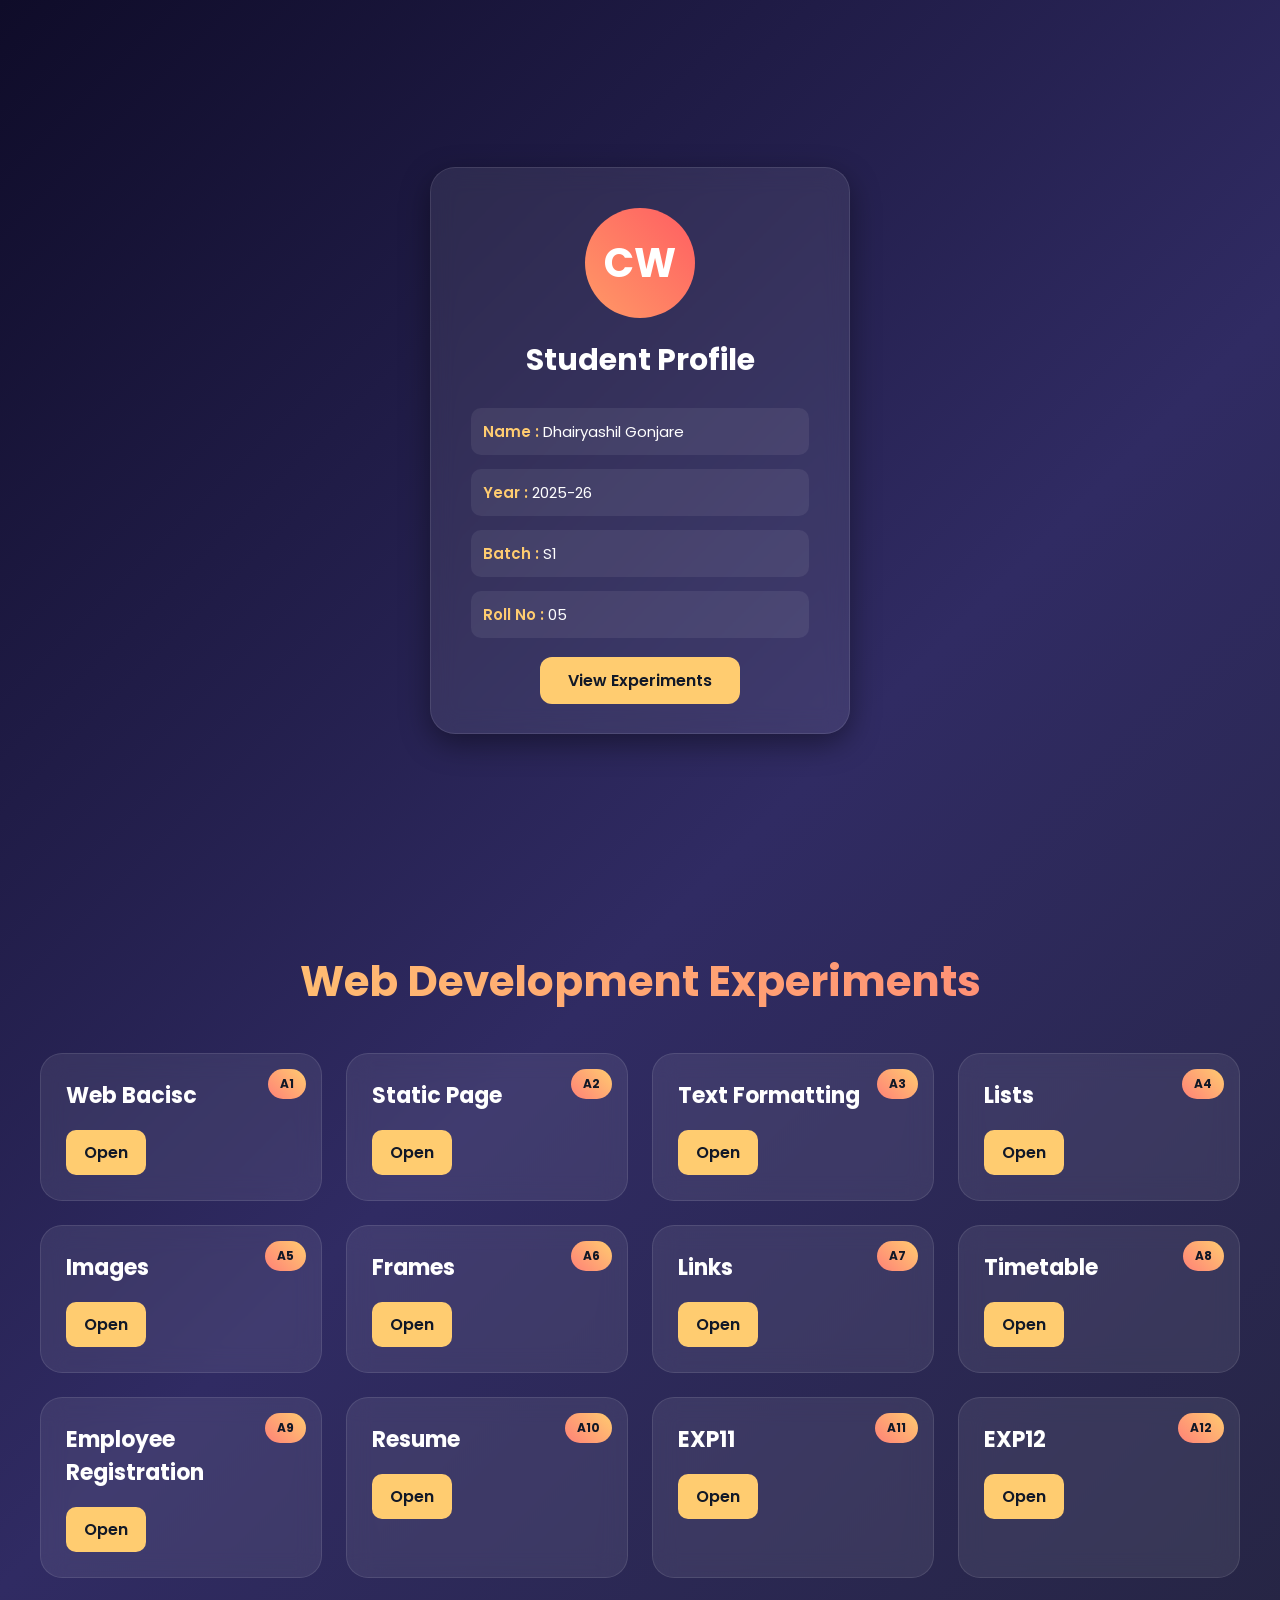
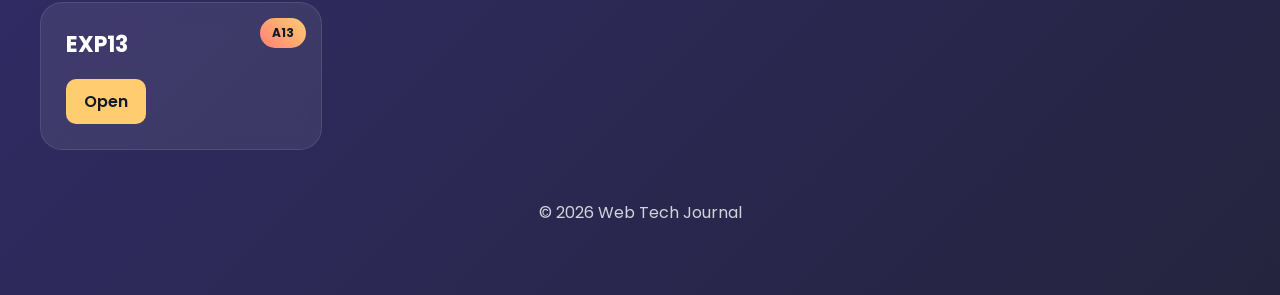
<file: index.html>
<!DOCTYPE html>
<html lang="en">
<head>
<meta charset="UTF-8">
<meta name="viewport" content="width=device-width, initial-scale=1.0">
<title>Student Web Journal</title>

<link href="https://fonts.googleapis.com/css2?family=Poppins:wght@300;400;500;600;700&display=swap" rel="stylesheet">

<style>

*{
    margin:0;
    padding:0;
    box-sizing:border-box;
    font-family:'Poppins',sans-serif;
}

body{
    background:linear-gradient(135deg,#0f0c29,#302b63,#24243e);
    color:white;
    min-height:100vh;
}

/* ========================= */
/* PROFILE SECTION */
/* ========================= */

.profile-section{
    min-height:100vh;
    display:flex;
    justify-content:center;
    align-items:center;
    padding:30px;
}

.profile-card{
    width:420px;
    background:rgba(255,255,255,0.08);
    backdrop-filter:blur(12px);
    border:1px solid rgba(255,255,255,0.1);
    border-radius:25px;
    padding:40px;
    text-align:center;
    box-shadow:0 10px 30px rgba(0,0,0,0.4);
}

.profile-img{
    width:110px;
    height:110px;
    border-radius:50%;
    background:linear-gradient(45deg,#ff9966,#ff5e62);
    margin:auto;
    margin-bottom:20px;
    display:flex;
    justify-content:center;
    align-items:center;
    font-size:40px;
    font-weight:bold;
}

.profile-card h1{
    font-size:30px;
    margin-bottom:10px;
}

.info{
    margin-top:25px;
    text-align:left;
}

.info p{
    margin:14px 0;
    padding:12px;
    background:rgba(255,255,255,0.07);
    border-radius:10px;
    font-size:15px;
}

.info span{
    color:#ffcc70;
    font-weight:600;
}

.scroll-btn{
    margin-top:30px;
}

.scroll-btn a{
    text-decoration:none;
    background:#ffcc70;
    color:#111827;
    padding:12px 28px;
    border-radius:12px;
    font-weight:600;
    transition:0.3s;
}

.scroll-btn a:hover{
    background:white;
}

/* ========================= */
/* EXPERIMENT SECTION */
/* ========================= */

.experiment-section{
    padding:50px 40px;
}

.header{
    text-align:center;
    margin-bottom:40px;
}

.header h1{
    font-size:42px;
    background:linear-gradient(to right,#ffcc70,#ff8177);
    -webkit-background-clip:text;
    -webkit-text-fill-color:transparent;
}

/* GRID */

.grid{
    display:grid;
    grid-template-columns:repeat(auto-fit,minmax(240px,1fr));
    gap:24px;
}

/* CARD */

.card{
    background:rgba(255,255,255,0.08);
    backdrop-filter:blur(12px);
    border:1px solid rgba(255,255,255,0.1);
    padding:25px;
    border-radius:22px;
    position:relative;
    transition:0.4s;
}

.card:hover{
    transform:translateY(-8px);
    border-color:#ffcc70;
    box-shadow:0 10px 25px rgba(0,0,0,0.35);
}

.tag{
    position:absolute;
    top:15px;
    right:15px;
    background:linear-gradient(45deg,#ff8177,#ffcc70);
    color:#111827;
    padding:6px 12px;
    border-radius:50px;
    font-size:12px;
    font-weight:700;
}

.card h3{
    margin-bottom:18px;
    font-size:22px;
}

.card a{
    text-decoration:none;
    background:#ffcc70;
    color:#111827;
    padding:10px 18px;
    border-radius:10px;
    display:inline-block;
    font-weight:600;
    transition:0.3s;
}

.card a:hover{
    background:white;
}

/* FOOTER */

.footer{
    text-align:center;
    margin-top:50px;
    color:#d1d5db;
    padding-bottom:20px;
}

/* RESPONSIVE */

@media(max-width:768px){

    .profile-card{
        width:100%;
    }

    .header h1{
        font-size:32px;
    }

    .experiment-section{
        padding:30px 20px;
    }

}

</style>
</head>

<body>

<!-- ========================= -->
<!-- PROFILE SECTION -->
<!-- ========================= -->

<section class="profile-section">

    <div class="profile-card">

        <div class="profile-img">
            CW
        </div>

        <h1>Student Profile</h1>

        <div class="info">
            <p><span>Name :</span> Dhairyashil Gonjare</p>
            <p><span>Year :</span> 2025-26</p>
            <p><span>Batch :</span> S1</p>
            <p><span>Roll No :</span> 05</p>
        </div>

        <div class="scroll-btn">
            <a href="#experiments">View Experiments</a>
        </div>

    </div>

</section>

<!-- ========================= -->
<!-- EXPERIMENT SECTION -->
<!-- ========================= -->

<section class="experiment-section" id="experiments">

    <div class="header">
        <h1>Web Development Experiments</h1>
    </div>

    <div class="grid">

        <div class="card">
            <span class="tag">A1</span>
            <h3>Web Bacisc</h3>
            <a href="assignment1.html">Open</a>
        </div>
        
        <div class="card">
            <span class="tag">A2</span>
            <h3>Static Page</h3>
            <a href="Assignment2.html">Open</a>
        </div>

        <div class="card">
            <span class="tag">A3</span>
            <h3>Text Formatting</h3>
            <a href="Assignment3.html">Open</a>
        </div>

        <div class="card">
            <span class="tag">A4</span>
            <h3>Lists</h3>
            <a href="Assignment4.html">Open</a>
        </div>

        <div class="card">
            <span class="tag">A5</span>
            <h3>Images</h3>
            <a href="Assignment5.html">Open</a>
        </div>

        <div class="card">
            <span class="tag">A6</span>
            <h3>Frames</h3>
            <a href="assignment.html">Open</a>
        </div>

        <div class="card">
            <span class="tag">A7</span>
            <h3>Links</h3>
            <a href="Assignment7.html">Open</a>
        </div>

        <div class="card">
            <span class="tag">A8</span>
            <h3>Timetable</h3>
            <a href="Assignment8.html">Open</a>
        </div>

        <div class="card">
            <span class="tag">A9</span>
            <h3>Employee Registration</h3>
            <a href="assignment9.html">Open</a>
        </div>

        <div class="card">
            <span class="tag">A10</span>
            <h3>Resume</h3>
            <a href="10resume.html">Open</a>
        </div>

        <div class="card">
            <span class="tag">A11</span>
            <h3>EXP11</h3>
            <a href="EXP11/assignment11.xml">Open</a>
        </div>

        <div class="card">
            <span class="tag">A12</span>
            <h3>EXP12</h3>
            <a href="EXP12/booklibrary.xml">Open</a>
        </div>

        <div class="card">
            <span class="tag">A13</span>
            <h3>EXP13</h3>
            <a href="EXP13/examrecords.xml">Open</a>
        </div>

    </div>

    <div class="footer">
        © 2026 Web Tech Journal
    </div>

</section>

</body>
</html>
</file>
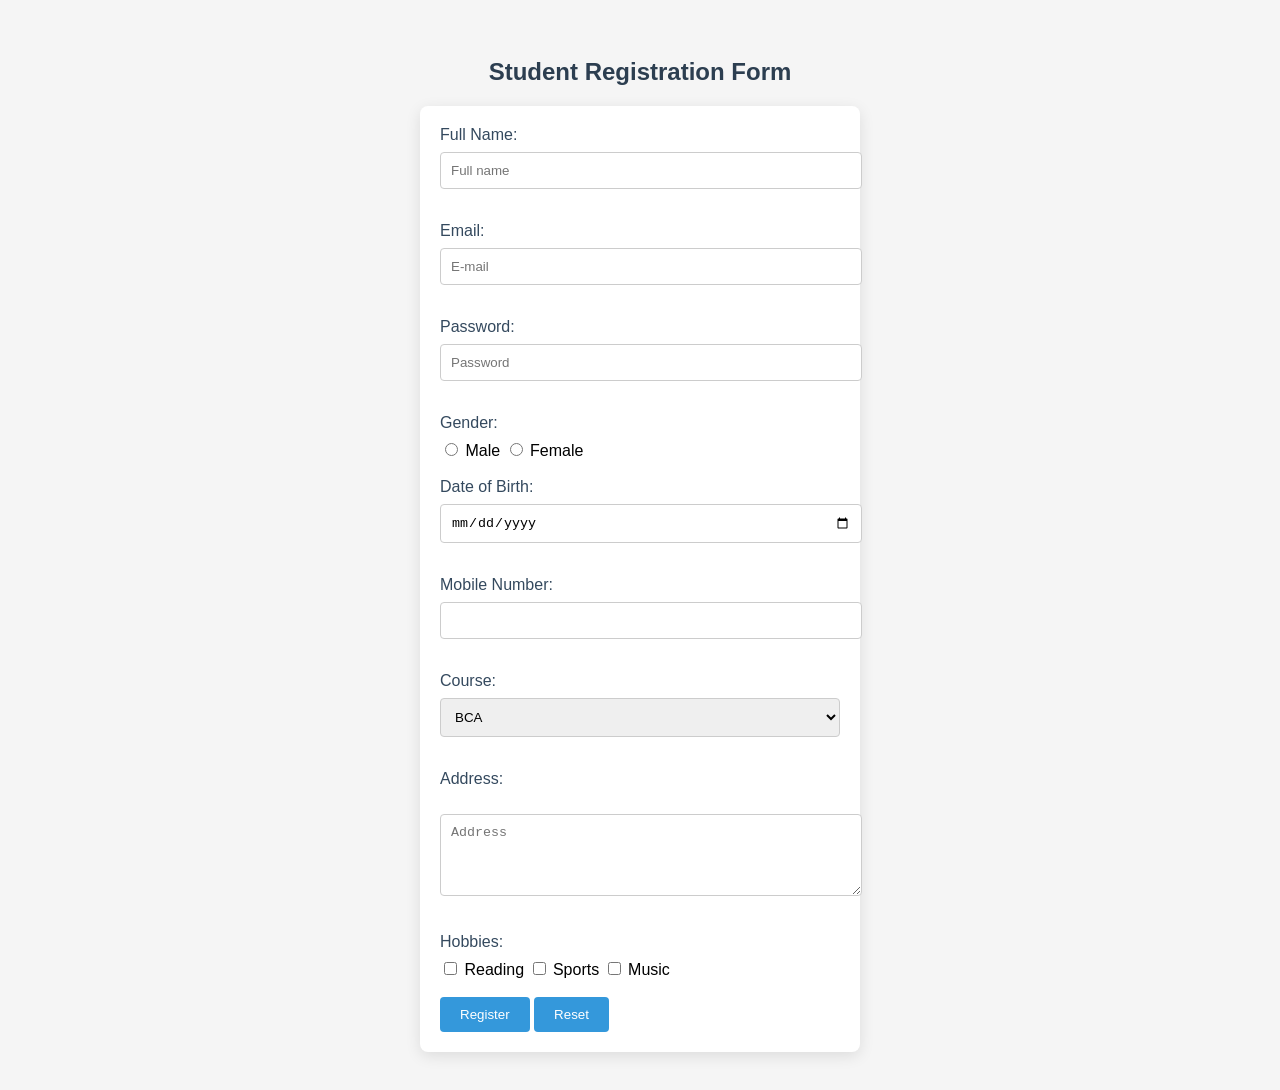
<file: assignemnt9.html>
<!--form for student-->
<!DOCTYPE html>
<html>
<head>
    <title>Student Registration Form</title>
    <style>
        body {
            font-family: Arial, sans-serif;
            background-color: #f5f5f5;
            display: flex;
            flex-direction: column;
            align-items: center;
            padding: 30px;
        }

        h2 {
            color: #2c3e50;
            margin-bottom: 20px;
        }

        form {
            background-color: white;
            padding: 20px;
            border-radius: 8px;
            box-shadow: 0 4px 15px rgba(0,0,0,0.1);
            width: 100%;
            max-width: 400px;
        }

        label {
            display: block;
            margin-bottom: 8px;
            color: #34495e;
        }

        input[type="text"],
        input[type="email"],
        input[type="password"],
        input[type="date"],
        input[type="tel"],
        select,
        textarea {
            width: 100%;
            padding: 10px;
            margin-bottom: 15px;
            border: 1px solid #ccc;
            border-radius: 4px;
        }

        input[type="submit"],
        input[type="reset"] {
            background-color: #3498db;
            color: white;
            border: none;
            padding: 10px 20px;
            border-radius: 4px;
            cursor: pointer;
        }

        input[type="submit"]:hover,
        input[type="reset"]:hover {
            background-color: #2980b9;
        }
    </style>
</head>
<body>

    <h2>Student Registration Form</h2>

    <form method="post">
        <label>Full Name:</label>
        <input type="text" placeholder="Full name" name="fullname"><br><br>

        <label>Email:</label>
        <input type="email" placeholder="E-mail"  name="email"><br><br>

        <label>Password:</label>
        <input type="password" placeholder="Password" name="password"><br><br>

        <label>Gender:</label>
        <input type="radio" name="gender" value="Male"> Male
        <input type="radio" name="gender" value="Female"> Female</input>
        <br><br>

        <label>Date of Birth:</label>
        <input type="date" name="dob"><br><br>

        <label>Mobile Number:</label>
        <input type="tel" palceholder="Moblie Number"  name="mobile"><br><br>

        <label>Course:</label>
        <select name="course">
            <option>BCA</option>
            <option>BSc</option>
            <option>BTech</option>
            <option>BCom</option>
            <option>BBA</option>
        </select>
        <br><br>

        <label>Address:</label><br>
        <textarea name="address" placeholder="Address" rows="4" cols="30"></textarea><br><br>

        <label>Hobbies:</label>
        <input type="checkbox" name="hobby" value="Reading"> Reading
        <input type="checkbox" name="hobby" value="Sports"> Sports
        <input type="checkbox" name="hobby" value="Music"> Music
        <br><br>

        <input type="submit" value="Register">
        <input type="reset" value="Reset">
    </form>

</body>
</html>
</file>
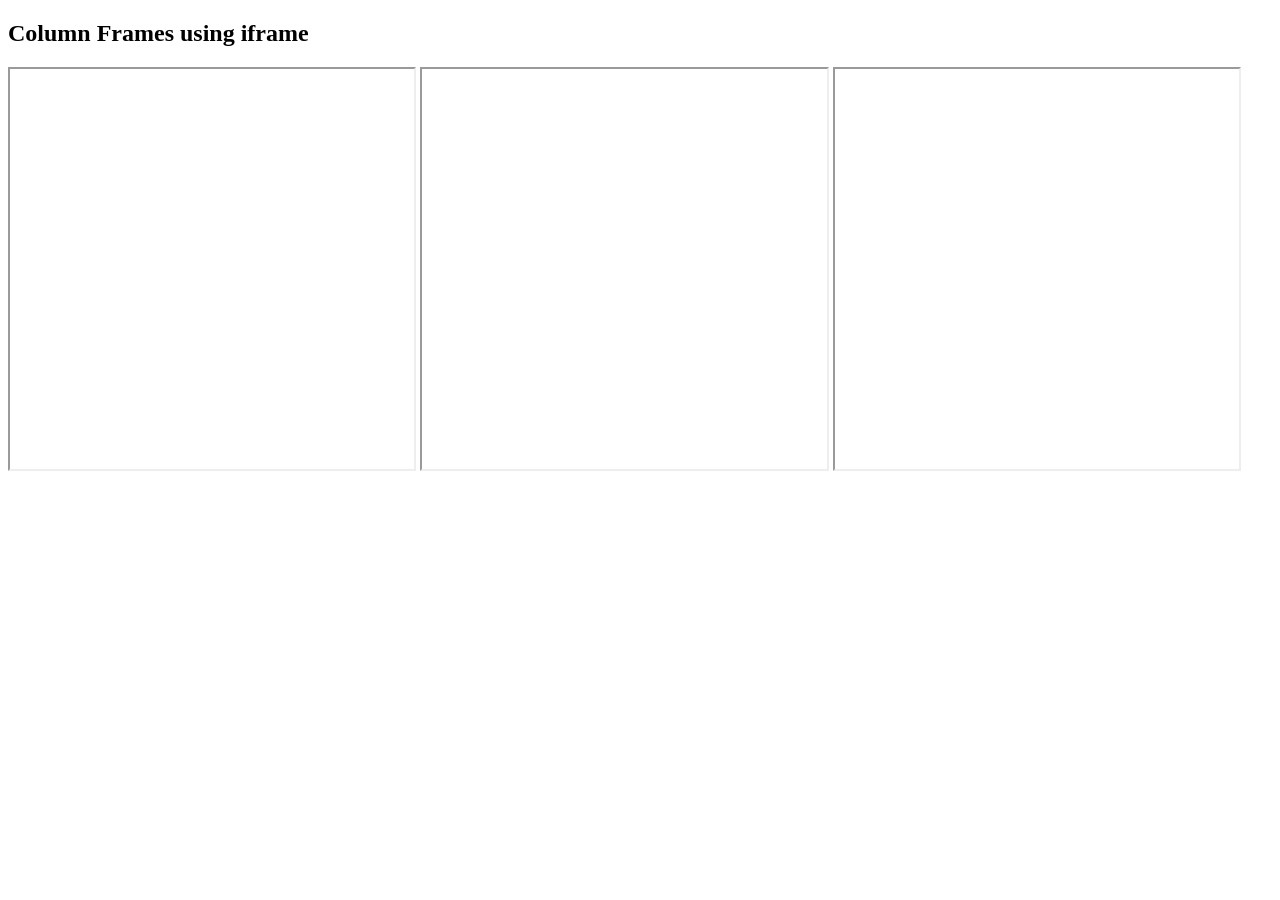
<file: assignment.html>
<!DOCTYPE html>
<html>
<head>
    <title>Column Frame Example</title>
</head>

<body>

    <h2>Column Frames using iframe</h2>

    <!-- First Column -->
    <iframe src="https://www.google.com"
            width="32%" 
            height="400">
    </iframe>

    <!-- Second Column -->
    <iframe src="https://www.wikipedia.org"
            width="32%" 
            height="400">
    </iframe>

    <!-- Third Column -->
    <iframe src="https://www.opera.com"
            width="32%" 
            height="400">
    </iframe>

</body>
</html>
</file>
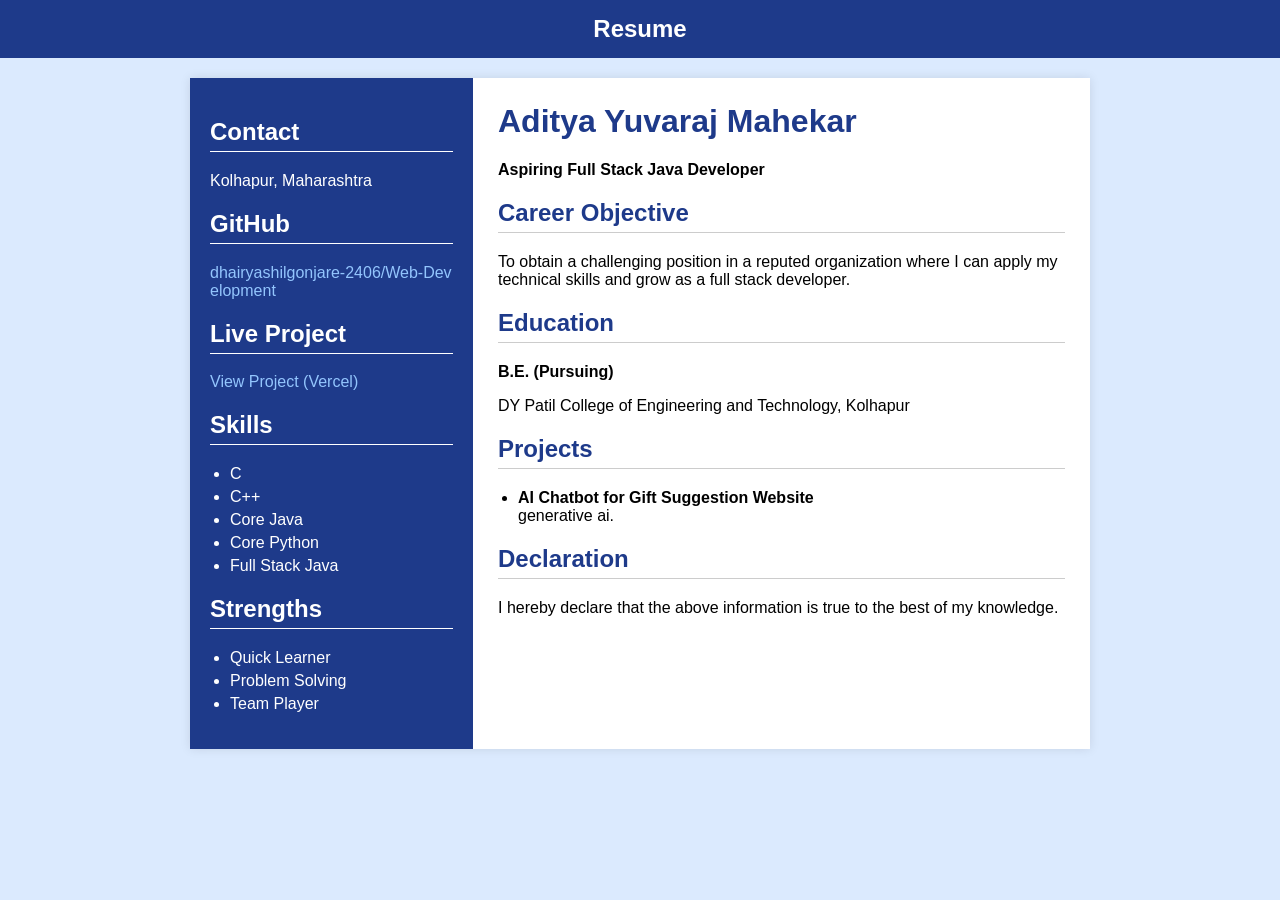
<file: assignment10.html>
<!DOCTYPE html>
<html lang="en">
<head>
    <meta charset="UTF-8">
    <title>Resume - Dhairyashil Gonjare</title>

    <style>
        body {
            margin: 0;
            font-family: 'Segoe UI', Tahoma, Geneva, Verdana, sans-serif;
            background-color: #dbeafe;
        }

        .title-bar {
            text-align: center;
            padding: 15px;
            font-size: 24px;
            font-weight: bold;
            background-color: #1e3a8a;
            color: white;
        }

        .container {
            display: flex;
            max-width: 900px;
            margin: 20px auto;
            background: white;
            box-shadow: 0 0 10px rgba(0,0,0,0.1);
        }

        aside {
            width: 30%;
            background: #1e3a8a;
            color: white;
            padding: 20px;
        }

        aside h2 {
            border-bottom: 1px solid white;
            padding-bottom: 5px;
        }

        aside a {
            color: #93c5fd;
            text-decoration: none;
            word-break: break-all;
        }

        main {
            width: 70%;
            padding: 25px;
        }

        h1 {
            margin-top: 0;
            color: #1e3a8a;
        }

        .section {
            margin-bottom: 20px;
        }

        .section h2 {
            color: #1e3a8a;
            border-bottom: 1px solid #ccc;
            padding-bottom: 5px;
        }

        ul {
            padding-left: 20px;
        }

        li {
            margin-bottom: 5px;
        }

    </style>
</head>

<body>

<div class="title-bar">Resume</div>

<div class="container">

    <aside>
        <h2>Contact</h2>
        <p>Kolhapur, Maharashtra</p>

        <h2>GitHub</h2>
        <p>
            <a href="https://github.com/dhairyashilgonjare-2406/Web-Development" target="_blank">
                dhairyashilgonjare-2406/Web-Development
            </a>
        </p>

        <h2>Live Project</h2>
        <p>
            <a href="https://apartment-management-system-mocha.vercel.app/" target="_blank">
                View Project (Vercel)
            </a>
        </p>

        <h2>Skills</h2>
        <ul>
            <li>C</li>
            <li>C++</li>
            <li>Core Java</li>
            <li>Core Python</li>
            <li>Full Stack Java</li>
        </ul>

        <h2>Strengths</h2>
        <ul>
            <li>Quick Learner</li>
            <li>Problem Solving</li>
            <li>Team Player</li>
        </ul>
    </aside>

    <main>
        <h1>Aditya Yuvaraj Mahekar</h1>
        <p><strong>Aspiring Full Stack Java Developer</strong></p>

        <div class="section">
            <h2>Career Objective</h2>
            <p>
                To obtain a challenging position in a reputed organization where I can 
                apply my technical skills and grow as a full stack developer.
            </p>
        </div>

        <div class="section">
            <h2>Education</h2>
            <p><strong>B.E. (Pursuing)</strong></p>
            <p>DY Patil College of Engineering and Technology, Kolhapur</p>
        </div>

        <div class="section">
            <h2>Projects</h2>
            <ul>
                <li>
                    <strong>AI Chatbot for Gift Suggestion Website</strong><br>
                    generative ai.
                </li>
            </ul>
        </div>

        <div class="section">
            <h2>Declaration</h2>
            <p>
                I hereby declare that the above information is true to the best of my knowledge.
            </p>
        </div>

    </main>

</div>

</body>
</html>
</file>
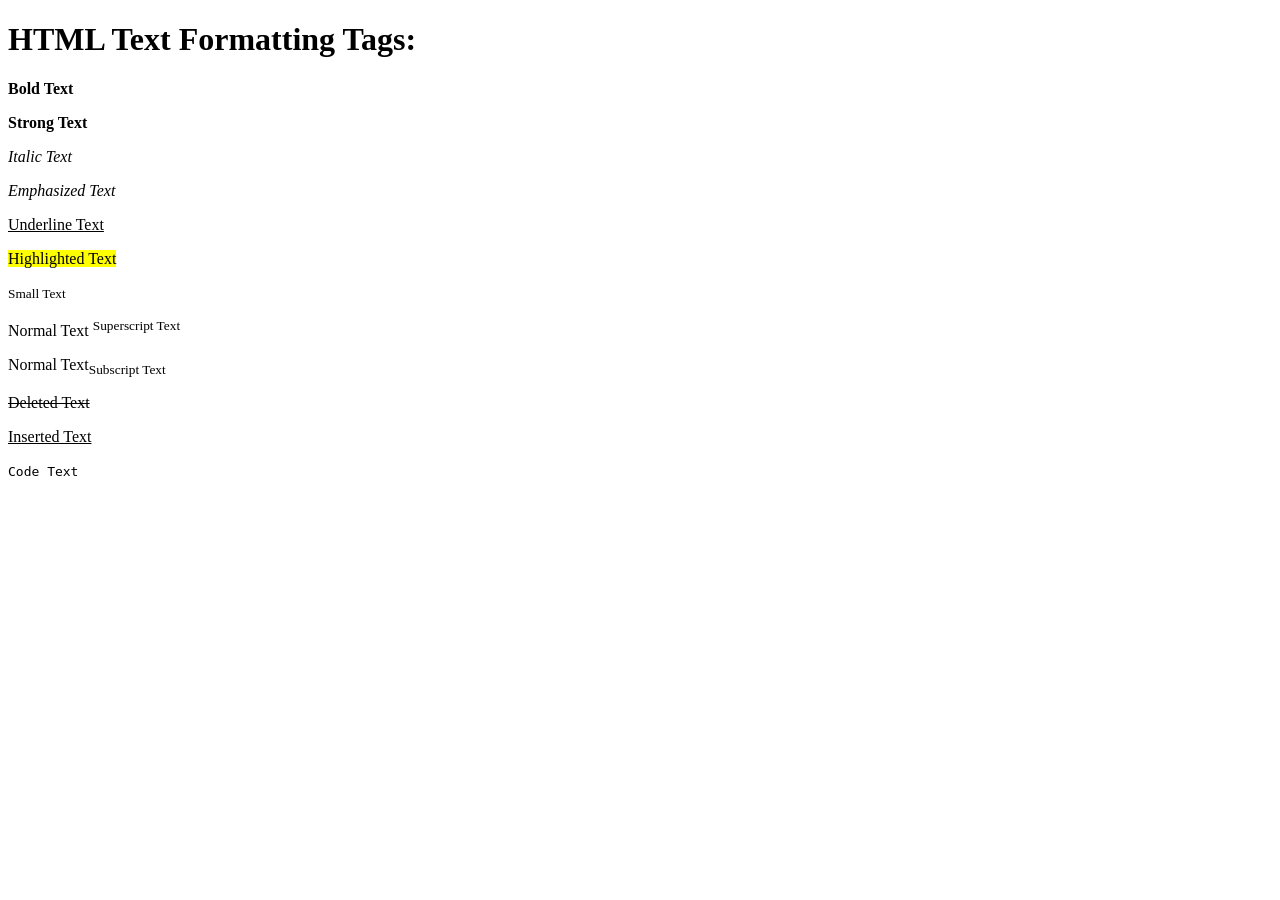
<file: assignment2.html>
<!DOCTYPE html>
<html>
    <head>
        <body>
            <h1>HTML Text Formatting Tags:</h1>

            <p><b>Bold Text</b></p>
            <p><strong>Strong Text</strong></p>
            <p><i> Italic Text</i></p>
            <p><em>Emphasized Text</em></p>
            <p><u>Underline Text</u></p>
            <p><mark>Highlighted Text</mark></p>
            <p><small>Small Text</small></p>
            <p>Normal Text <sup>Superscript Text</sup></p>
            <p>Normal Text<sub>Subscript Text</sub></p>
            <p><del>Deleted Text</del></p>
            <p><ins>Inserted Text</ins></p>
            <p><code>Code Text</code></p>

        </body>
    </head>
</html>
</file>
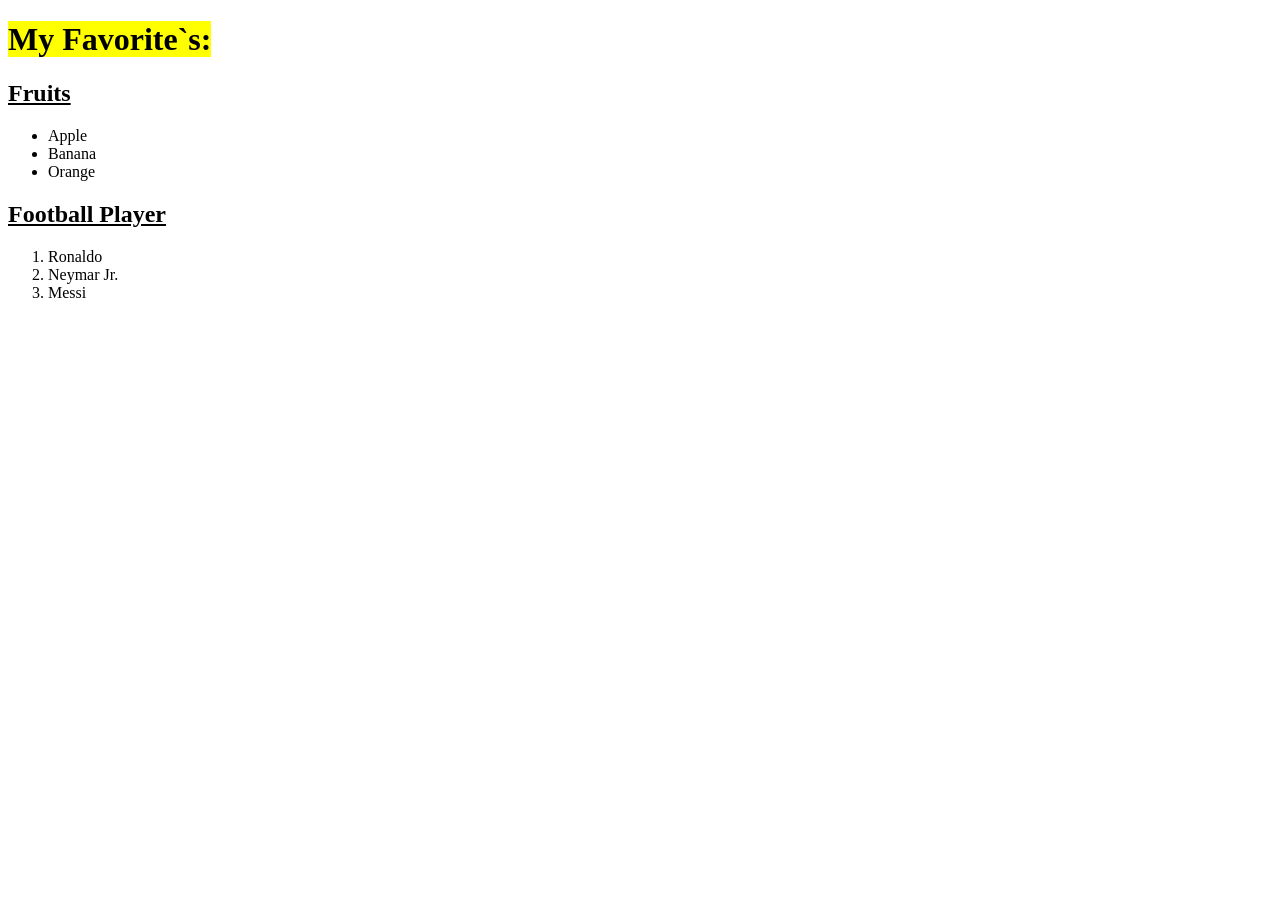
<file: assignment3.html>
<!---Create a web-pageusing list tags of HTML --->
<!DOCTYPE html>
<html>
    <head>
        <title>My Favorite`s:</title>
    </head>
    <body>
        <h1><mark>My Favorite`s:</mark></h1>

        <h2><u>Fruits</u></h2>
        <ul>
            <li>Apple</li>
            <li>Banana</li>
            <li>Orange</li>
        </ul>

        <h2><u>Football Player</u></h2>
        <ol>
            <li>Ronaldo</li>
            <li>Neymar Jr.</li>
            <li>Messi</li>
        </ol>

    </body>
</file>
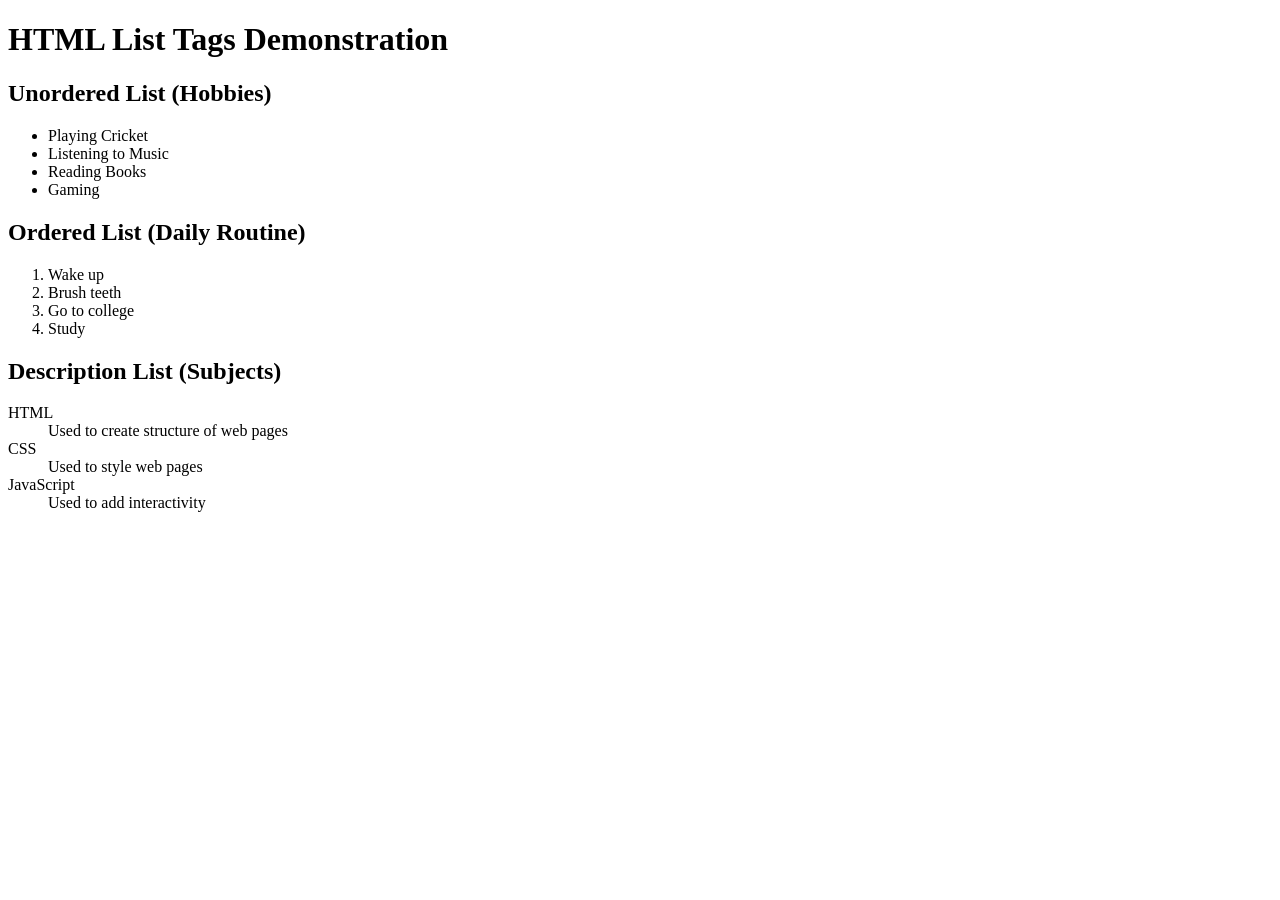
<file: assignment4.html>
<!DOCTYPE html>
<html>
<head>
    <title>HTML List Tags</title>
</head>

<body>

<h1>HTML List Tags Demonstration</h1>

<!-- Unordered List -->
<h2>Unordered List (Hobbies)</h2>
<ul>
    <li>Playing Cricket</li>
    <li>Listening to Music</li>
    <li>Reading Books</li>
    <li>Gaming</li>
</ul>

<!-- Ordered List -->
<h2>Ordered List (Daily Routine)</h2>
<ol>
    <li>Wake up</li>
    <li>Brush teeth</li>
    <li>Go to college</li>
    <li>Study</li>
</ol>

<!-- Description List -->
<h2>Description List (Subjects)</h2>
<dl>
    <dt>HTML</dt>
    <dd>Used to create structure of web pages</dd>

    <dt>CSS</dt>
    <dd>Used to style web pages</dd>

    <dt>JavaScript</dt>
    <dd>Used to add interactivity</dd>
</dl>

</body>
</html>
</file>
